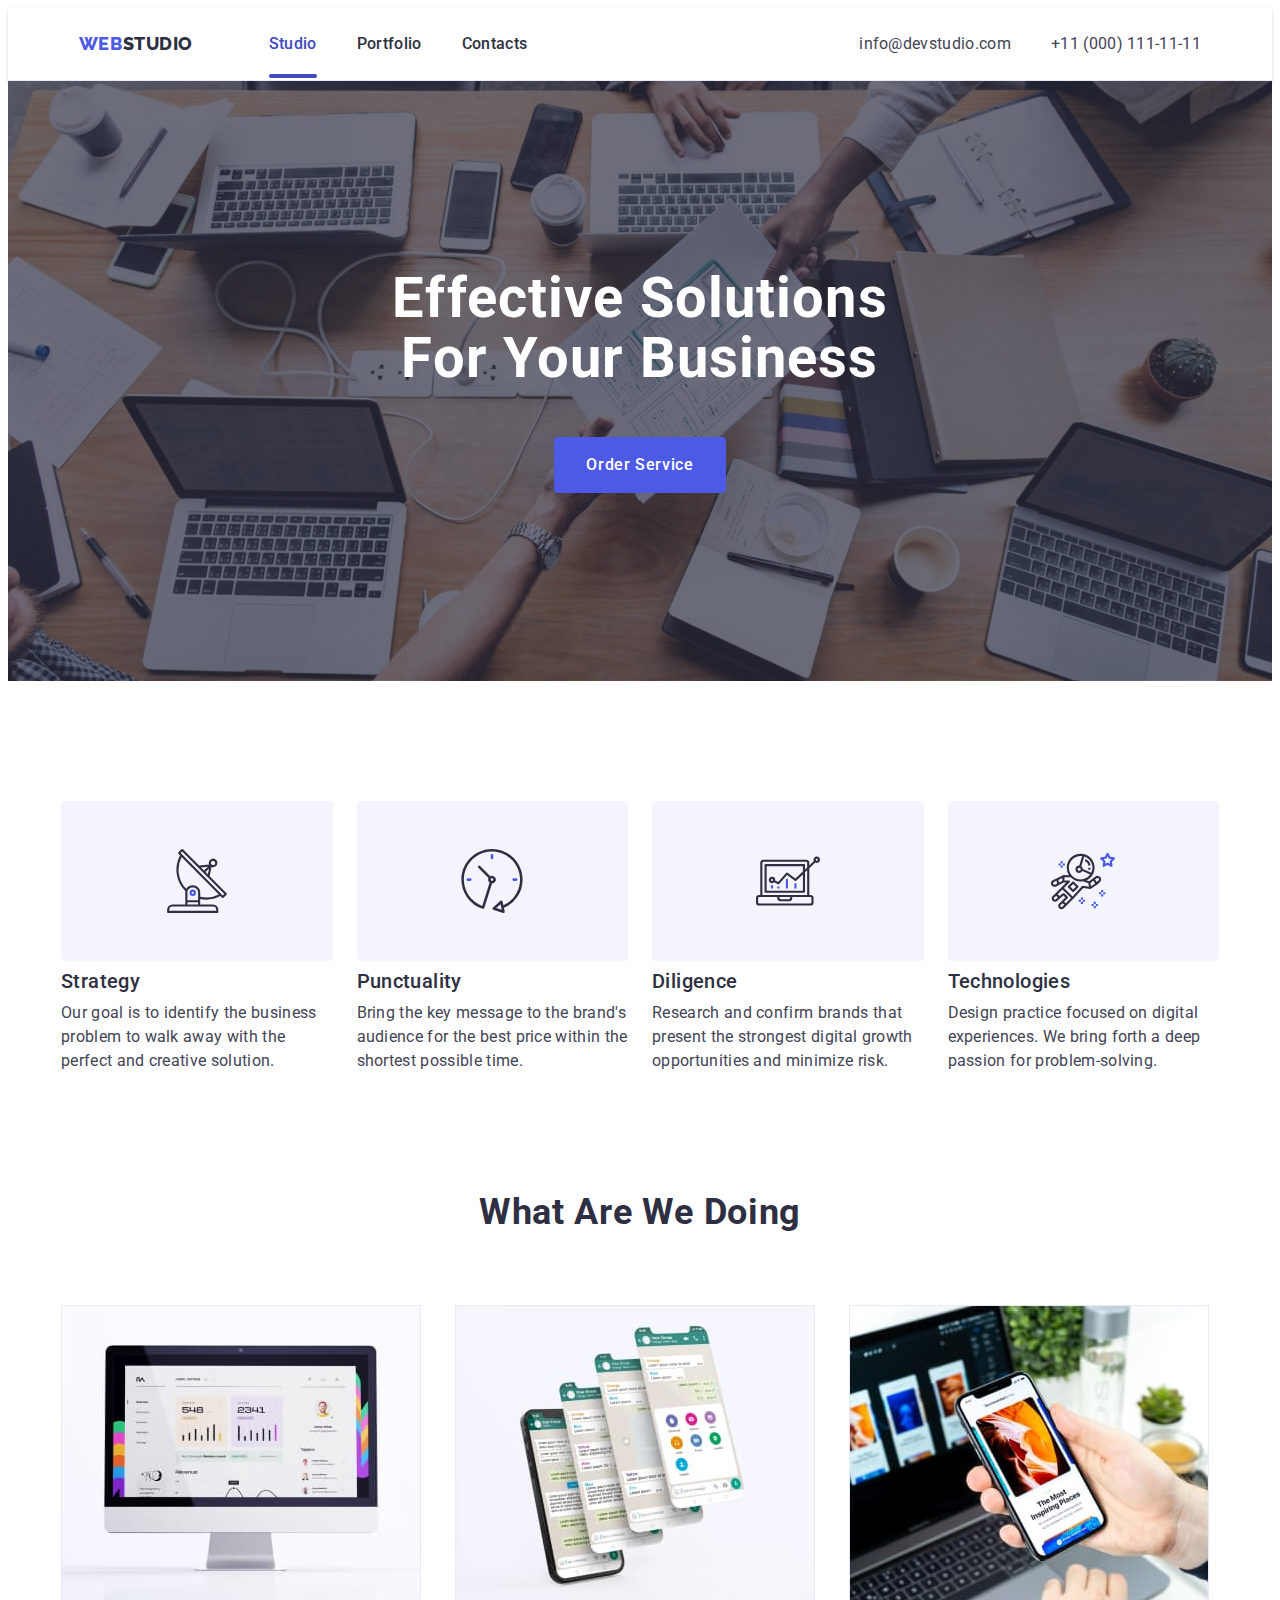
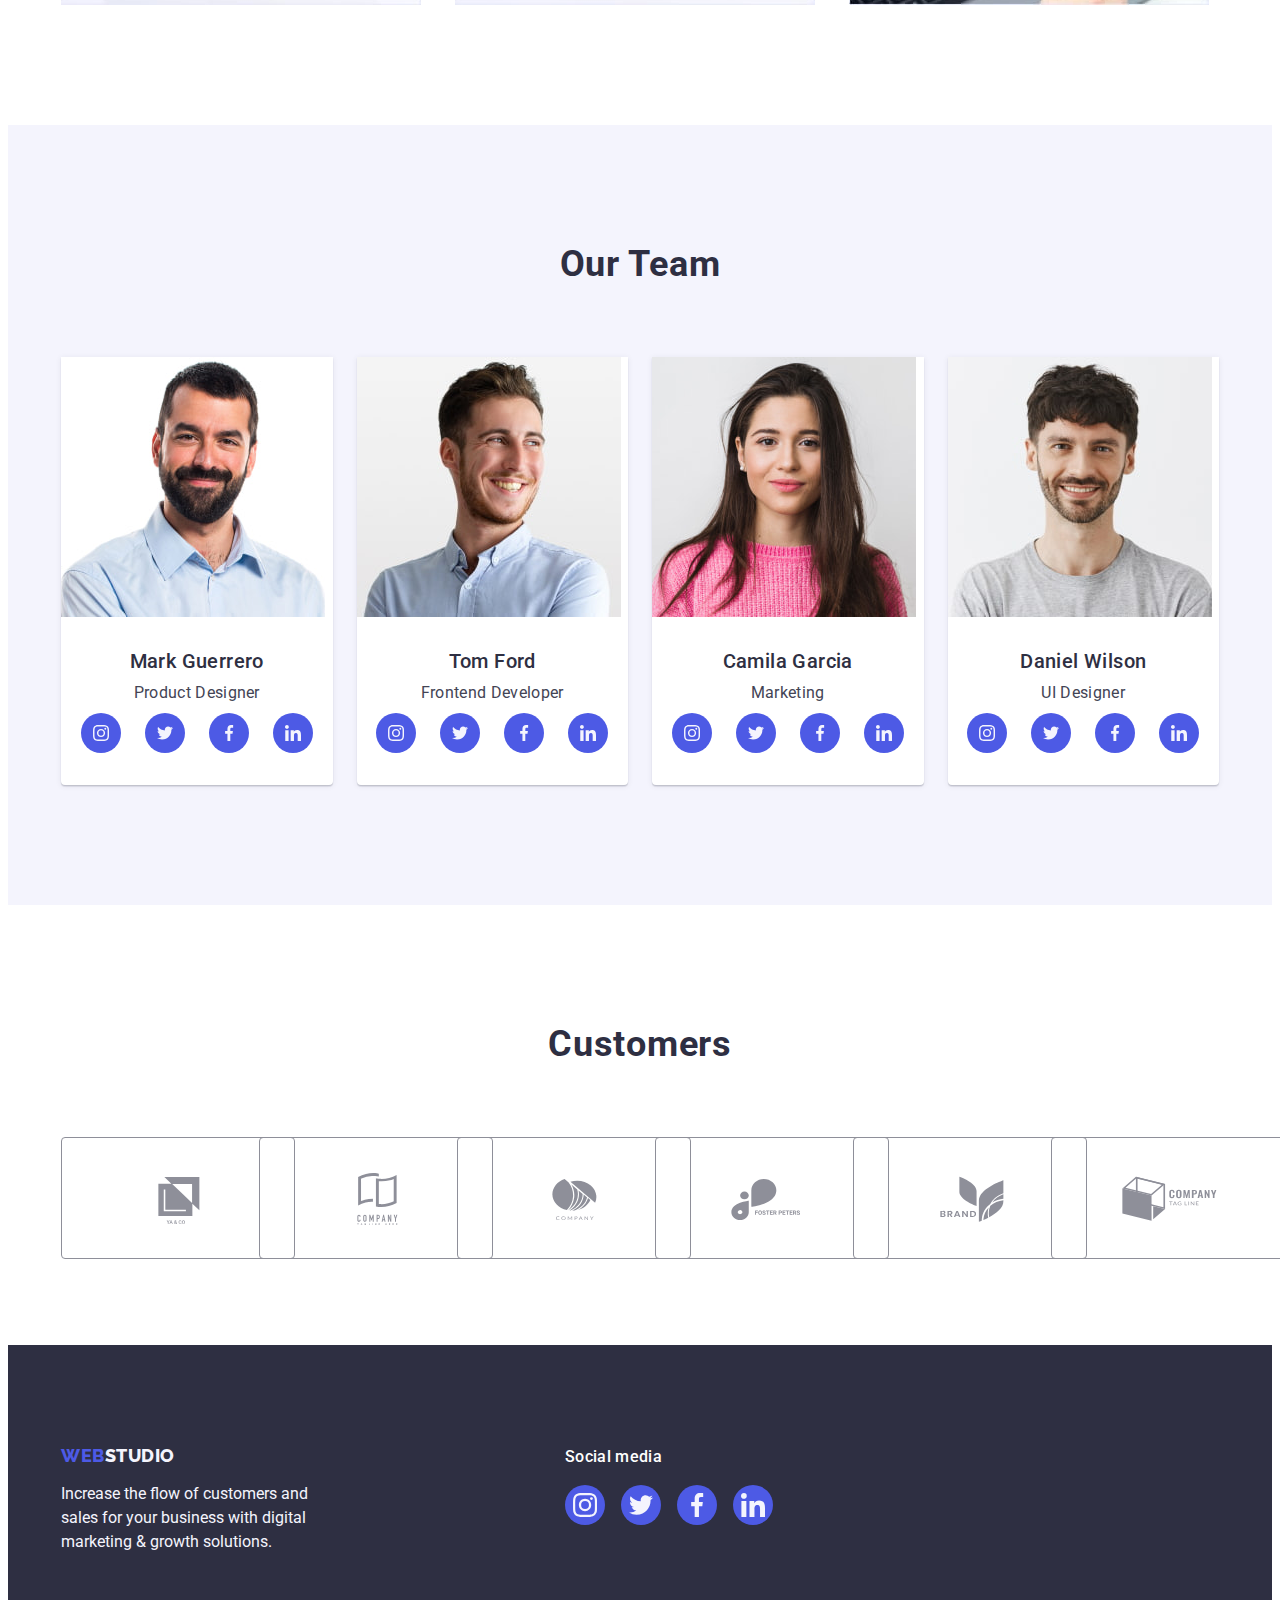
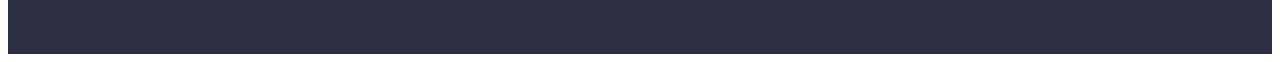
<file: index.html>
<!DOCTYPE html>
<html lang="en">
  <head>
    <meta charset="UTF-8" />
    <meta http-equiv="X-UA-Compatible" content="IE=edge" />
    <meta name="viewport" content="width=device-width, initial-scale=1.0" />
    <link rel="preconnect" href="https://fonts.googleapis.com" />
    <link rel="preconnect" href="https://fonts.gstatic.com" crossorigin />
    <link
      href="https://fonts.googleapis.com/css2?family=Raleway:wght@800&family=Roboto:wght@400;500;700&display=swap"
      rel="stylesheet"
    />
    <title>Web Studio</title>
    <link
      rel="stylesheet"
      href="https://cdnjs.cloudflare.com/ajax/libs/modern-normalize/2.0.0/modern-normalize.min.css"
      integrity="sha512-4xo8blKMVCiXpTaLzQSLSw3KFOVPWhm/TRtuPVc4WG6kUgjH6J03IBuG7JZPkcWMxJ5huwaBpOpnwYElP/m6wg=="
      crossorigin="anonymous"
      referrerpolicy="no-referrer"
    />
    <link rel="stylesheet" href="./css/styles.css" />
  </head>

  <body>
    <!-- HEADER -->
    <header class="page-head">
      <div class="container header-container">
        <nav class="header-nav">
          <a class="logo link" href="./index.html"
            >Web<span class="logo-part">Studio</span></a
          >
          <ul class="header-menu list">
            <li class="menu-items">
              <a class="nav-link link current" href="./index.html">Studio</a>
            </li>
            <li class="menu-items">
              <a class="nav-link link" href="./portfolio.html">Portfolio</a>
            </li>
            <li class="menu-items">
              <a class="nav-link link" href="">Contacts</a>
            </li>
          </ul>
        </nav>
        <address class="adress">
          <ul class="header-adress list">
            <li>
              <a class="address-link link" href="mailto:info@devstudio.com"
                >info@devstudio.com</a
              >
            </li>
            <li>
              <a class="address-link link" href="tel:+110001111111"
                >+11 (000) 111-11-11</a
              >
            </li>
          </ul>
        </address>
      </div>
    </header>
    <!-- main -->
    <main>
      <!-- section HERO -->
      <section class="hero">
        <div class="container hero-container">
          <h1 class="hero-title">Effective Solutions for Your Business</h1>
          <button class="hero-button button" type="button" data-modal-open>
            Order Service
          </button>
        </div>
      </section>

      <!-- section advantages  -->
      <section class="advantages">
        <div class="container">
          <h2 class="visually-hidden">Our advantages</h2>
          <ul class="advantages-list list">
            <li class="advantages-item">
              <div class="advantages-icon-block">
                <svg class="advantages-icon" width="64" height="64">
                  <use href="./images/icons.svg#icon-antena"></use>
                </svg>
              </div>
              <h3 class="advantages-title">Strategy</h3>
              <p class="advantages-post">
                Our goal is to identify the business problem to walk away with
                the perfect and creative solution.
              </p>
            </li>
            <li class="advantages-item">
              <div class="advantages-icon-block">
                <svg class="advantages-icon" width="64" height="64">
                  <use href="./images/icons.svg#icon-clock"></use>
                </svg>
              </div>

              <h3 class="advantages-title">Punctuality</h3>
              <p class="advantages-post">
                Bring the key message to the brand's audience for the best price
                within the shortest possible time.
              </p>
            </li>
            <li class="advantages-item">
              <div class="advantages-icon-block">
                <svg class="advantages-icon" width="64" height="64">
                  <use href="./images/icons.svg#icon-diagram"></use>
                </svg>
              </div>
              <h3 class="advantages-title">Diligence</h3>
              <p class="advantages-post">
                Research and confirm brands that present the strongest digital
                growth opportunities and minimize risk.
              </p>
            </li>
            <li class="advantages-item">
              <div class="advantages-icon-block">
                <svg class="advantages-icon" width="64" height="64">
                  <use href="./images/icons.svg#icon-astronaut"></use>
                </svg>
              </div>
              <h3 class="advantages-title">Technologies</h3>
              <p class="advantages-post">
                Design practice focused on digital experiences. We bring forth a
                deep passion for problem-solving.
              </p>
            </li>
          </ul>
        </div>
        <!-- hiden header -->
      </section>
      <!-- section What are we doing -->
      <section class="work">
        <div class="container">
          <h2 class="title">What are we doing</h2>
          <ul class="work-list list">
            <li class="our-work">
              <img
                src="./images/display.jpg"
                alt="image on display"
                width="360"
                height="300"
              />
            </li>
            <li class="our-work">
              <img
                src="./images/phone.jpg"
                alt="message on the display"
                width="360"
                height="300"
              />
            </li>
            <li class="our-work">
              <img
                src="./images/phone_in_hand.jpg"
                alt="adaptive"
                width="360"
                height="300"
              />
            </li>
          </ul>
        </div>
      </section>
      <!-- section team -->
      <section class="team">
        <div class="container">
          <h2 class="team-main-title title">Our Team</h2>
          <ul class="team-list list">
            <li class="team-member">
              <img
                class="member-photo"
                src="./images/mark_guerrero.jpg"
                alt="Mark`s portrait"
                width="264"
                height="260"
              />
              <div class="member">
                <h3 class="team-title">Mark Guerrero</h3>
                <p class="team-post">Product Designer</p>
                <ul class="team-soc list">
                  <li class="team-soc-item">
                    <a class="team-soc-link link" href="">
                      <svg class="team-soc-icon" width="16" height="16">
                        <use href="./images/icons.svg#icon-instagram"></use>
                      </svg>
                    </a>
                  </li>
                  <li class="team-soc-item">
                    <a class="team-soc-link link" href="">
                      <svg class="team-soc-icon" width="16" height="16">
                        <use href="./images/icons.svg#icon-twitter"></use>
                      </svg>
                    </a>
                  </li>
                  <li class="team-soc-item">
                    <a class="team-soc-link link" href="">
                      <svg class="team-soc-icon" width="16" height="16">
                        <use href="./images/icons.svg#icon-facebook"></use>
                      </svg>
                    </a>
                  </li>
                  <li class="team-soc-item">
                    <a class="team-soc-link link" href="">
                      <svg class="team-soc-icon" width="16" height="16">
                        <use href="./images/icons.svg#icon-linkedin"></use>
                      </svg>
                    </a>
                  </li>
                </ul>
              </div>
            </li>
            <li class="team-member">
              <img
                class="member-photo"
                src="./images/tom_ford.jpg"
                alt="Tom`s portrait"
                width="264"
                height="260"
              />
              <div class="member">
                <h3 class="team-title">Tom Ford</h3>
                <p class="team-post">Frontend Developer</p>
                <ul class="team-soc list">
                  <li class="team-soc-item">
                    <a class="team-soc-link link" href="">
                      <svg class="team-soc-icon" width="16" height="16">
                        <use href="./images/icons.svg#icon-instagram"></use>
                      </svg>
                    </a>
                  </li>
                  <li class="team-soc-item">
                    <a class="team-soc-link link" href="">
                      <svg class="team-soc-icon" width="16" height="16">
                        <use href="./images/icons.svg#icon-twitter"></use>
                      </svg>
                    </a>
                  </li>
                  <li class="team-soc-item">
                    <a class="team-soc-link link" href="">
                      <svg class="team-soc-icon" width="16" height="16">
                        <use href="./images/icons.svg#icon-facebook"></use>
                      </svg>
                    </a>
                  </li>
                  <li class="team-soc-item">
                    <a class="team-soc-link link" href="">
                      <svg class="team-soc-icon" width="16" height="16">
                        <use href="./images/icons.svg#icon-linkedin"></use>
                      </svg>
                    </a>
                  </li>
                </ul>
              </div>
            </li>
            <li class="team-member">
              <img
                class="member-photo"
                src="./images/camila_garcia.jpg"
                alt="Camila`s portrait"
                width="264"
                height="260"
              />
              <div class="member">
                <h3 class="team-title">Camila Garcia</h3>
                <p class="team-post">Marketing</p>
                <ul class="team-soc list">
                  <li class="team-soc-item">
                    <a class="team-soc-link link" href="">
                      <svg class="team-soc-icon" width="16" height="16">
                        <use href="./images/icons.svg#icon-instagram"></use>
                      </svg>
                    </a>
                  </li>
                  <li class="team-soc-item">
                    <a class="team-soc-link link" href="">
                      <svg class="team-soc-icon" width="16" height="16">
                        <use href="./images/icons.svg#icon-twitter"></use>
                      </svg>
                    </a>
                  </li>
                  <li class="team-soc-item">
                    <a class="team-soc-link link" href="">
                      <svg class="team-soc-icon" width="16" height="16">
                        <use href="./images/icons.svg#icon-facebook"></use>
                      </svg>
                    </a>
                  </li>
                  <li class="team-soc-item">
                    <a class="team-soc-link link" href="">
                      <svg class="team-soc-icon" width="16" height="16">
                        <use href="./images/icons.svg#icon-linkedin"></use>
                      </svg>
                    </a>
                  </li>
                </ul>
              </div>
            </li>
            <li class="team-member">
              <img
                class="member-photo"
                src="./images/daniel_wilson.jpg"
                alt="Daniel`s portrait"
                width="264"
                height="260"
              />
              <div class="member">
                <h3 class="team-title">Daniel Wilson</h3>
                <p class="team-post">UI Designer</p>
                <ul class="team-soc list">
                  <li class="team-soc-item">
                    <a class="team-soc-link link" href="">
                      <svg class="team-soc-icon" width="16" height="16">
                        <use href="./images/icons.svg#icon-instagram"></use>
                      </svg>
                    </a>
                  </li>
                  <li class="team-soc-item">
                    <a class="team-soc-link link" href="">
                      <svg class="team-soc-icon" width="16" height="16">
                        <use href="./images/icons.svg#icon-twitter"></use>
                      </svg>
                    </a>
                  </li>
                  <li class="team-soc-item">
                    <a class="team-soc-link link" href="">
                      <svg class="team-soc-icon" width="16" height="16">
                        <use href="./images/icons.svg#icon-facebook"></use>
                      </svg>
                    </a>
                  </li>
                  <li class="team-soc-item">
                    <a class="team-soc-link link" href="">
                      <svg class="team-soc-icon" width="16" height="16">
                        <use href="./images/icons.svg#icon-linkedin"></use>
                      </svg>
                    </a>
                  </li>
                </ul>
              </div>
            </li>
          </ul>
        </div>
      </section>
      <section class="customers">
        <div class="container">
          <h2 class="customers-title title">Customers</h2>
          <ul class="customers-list list">
            <li class="customers-item">
              <a class="customers-link link" href="">
                <svg class="customers-logo" width="104" height="56">
                  <use href="./images/icons.svg#icon-yaco"></use>
                </svg>
              </a>
            </li>
            <li class="customers-item">
              <a class="customers-link link" href="">
                <svg class="customers-logo" width="104" height="56">
                  <use href="./images/icons.svg#icon-window"></use>
                </svg>
              </a>
            </li>
            <li class="customers-item">
              <a class="customers-link link" href="">
                <svg class="customers-logo" width="104" height="56">
                  <use href="./images/icons.svg#icon-company"></use>
                </svg>
              </a>
            </li>
            <li class="customers-item">
              <a class="customers-link link" href="">
                <svg class="customers-logo" width="104" height="56">
                  <use href="./images/icons.svg#icon-foster"></use>
                </svg>
              </a>
            </li>
            <li class="customers-item">
              <a class="customers-link link" href="">
                <svg class="customers-logo" width="104" height="56">
                  <use href="./images/icons.svg#icon-brand"></use>
                </svg>
              </a>
            </li>
            <li class="customers-item">
              <a class="customers-link link" href="" >
                <svg class="customers-logo" width="104" height="56">
                  <use href="./images/icons.svg#icon-tagline"></use>
                </svg>
              </a>
            </li>
          </ul>
        </div>
      </section>
    </main>
    <footer class="footer">
      <div class="container footer-container">
    
        <div class="footer-part">
          <a class="logo link footer-logo" href="./index.html">Web<span class="footer-logo-part">Studio</span></a>
          <p class="footer-about">
            Increase the flow of customers and sales for your business with
            digital marketing & growth solutions.
          </p>
        </div>
    
    
        <div class="footer-soc-container">
          <p class="footer-soc-title">Social media</p>
          <ul class="footer-soc-list list">
            <li class="footer-soc-item">
              <a class="footer-soc-link" href="">
                <svg class="footer-soc-icon" width="24" height="24">
                  <use href="./images/icons.svg#icon-instagram"></use>
                </svg>
              </a>
            </li>
            <li class="footer-soc-item">
              <a class="footer-soc-link" href="">
                <svg class="footer-soc-icon" width="24" height="24">
                  <use href="./images/icons.svg#icon-twitter"></use>
                </svg>
              </a>
            </li>
            <li class="footer-soc-item">
              <a class="footer-soc-link" href="">
                <svg class="footer-soc-icon" width="24" height="24">
                  <use href="./images/icons.svg#icon-facebook"></use>
                </svg>
              </a>
            </li>
            <li class="footer-soc-item">
              <a class="footer-soc-link" href="">
                <svg class="footer-soc-icon" width="24" height="24">
                  <use href="./images/icons.svg#icon-linkedin"></use>
                </svg>
              </a>
            </li>
          </ul>
        </div>
    
      </div>
    </footer>
    <div class="backdrop is-hidden"  data-modal>
      <div class="modal">
        <button type="button" class="modal-btn" data-modal-close>
          <svg class="modal-icon-close" width="8" height="8">
            <use href="./images/icons.svg#icon-close"></use>
          </svg>
        </button>
      </div>
    </div>
    <script src="./js/modal.js"></script>
  </body>
</html>
</file>
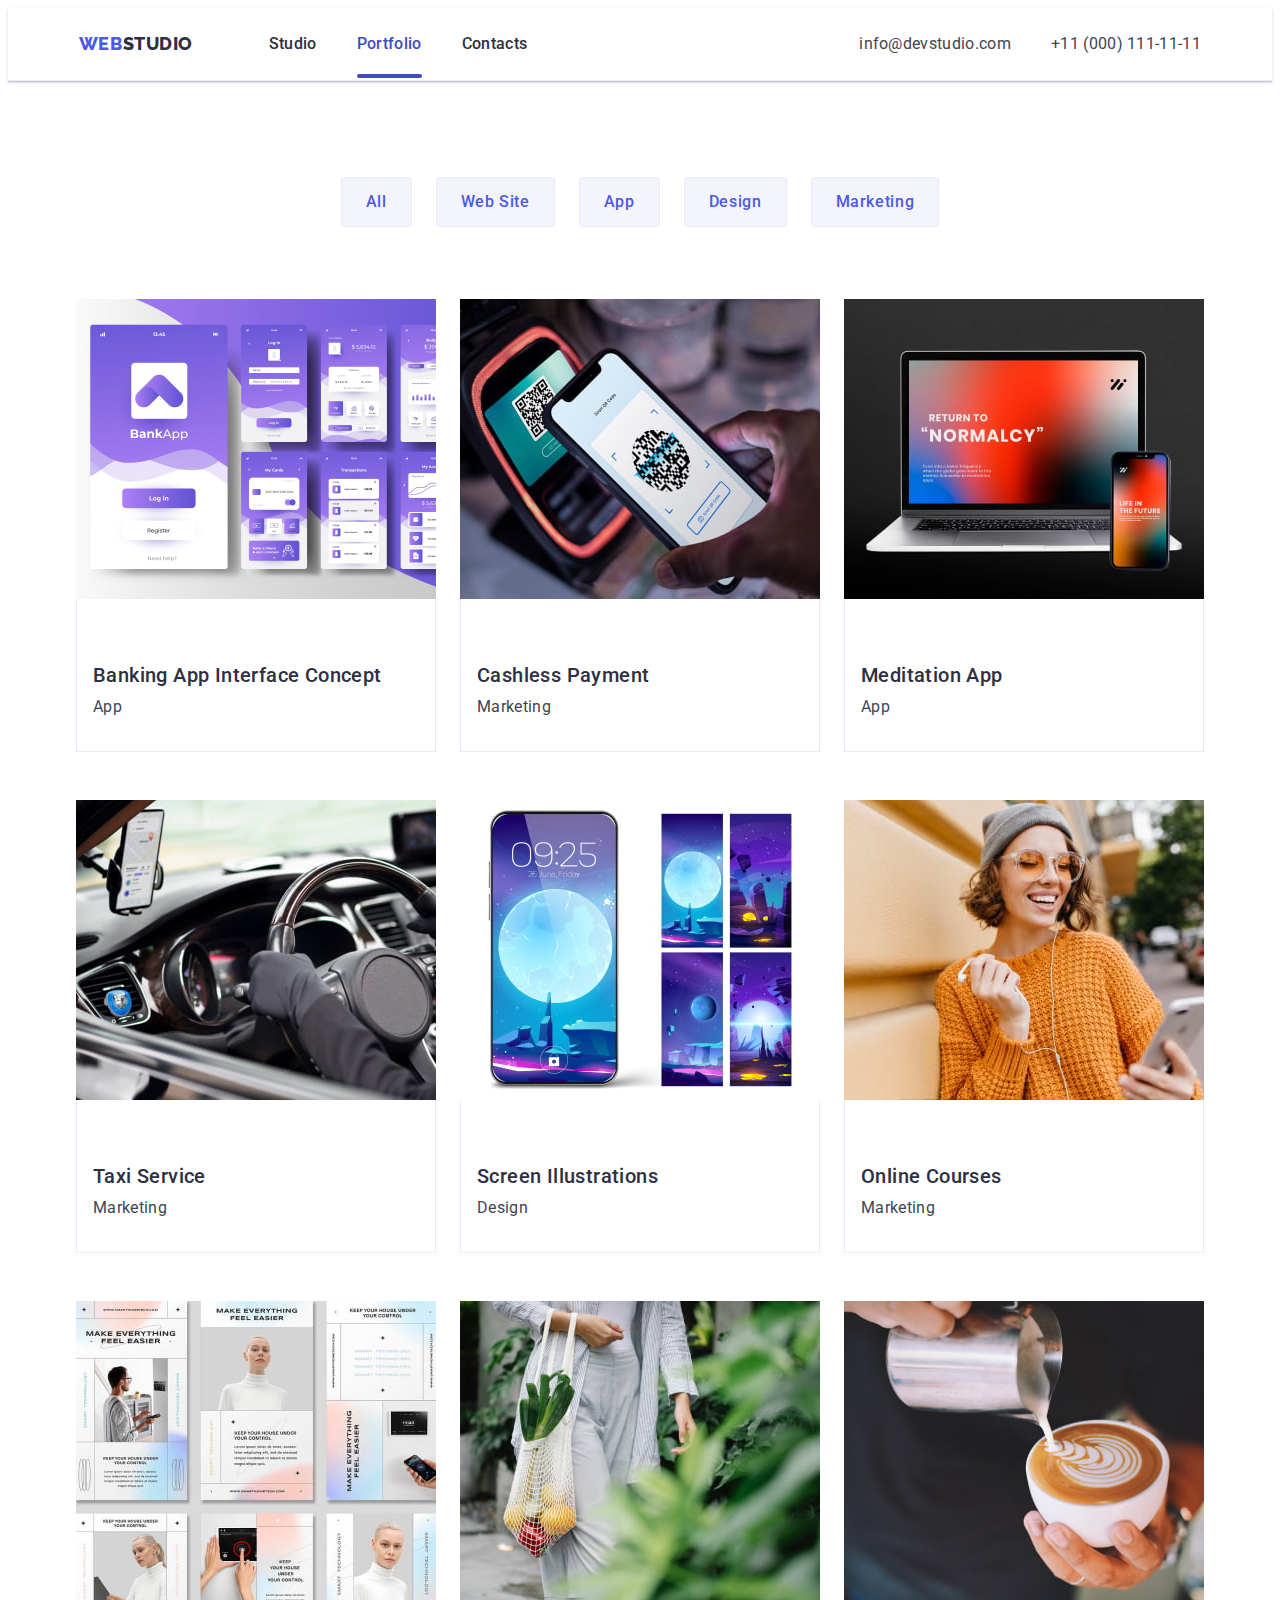
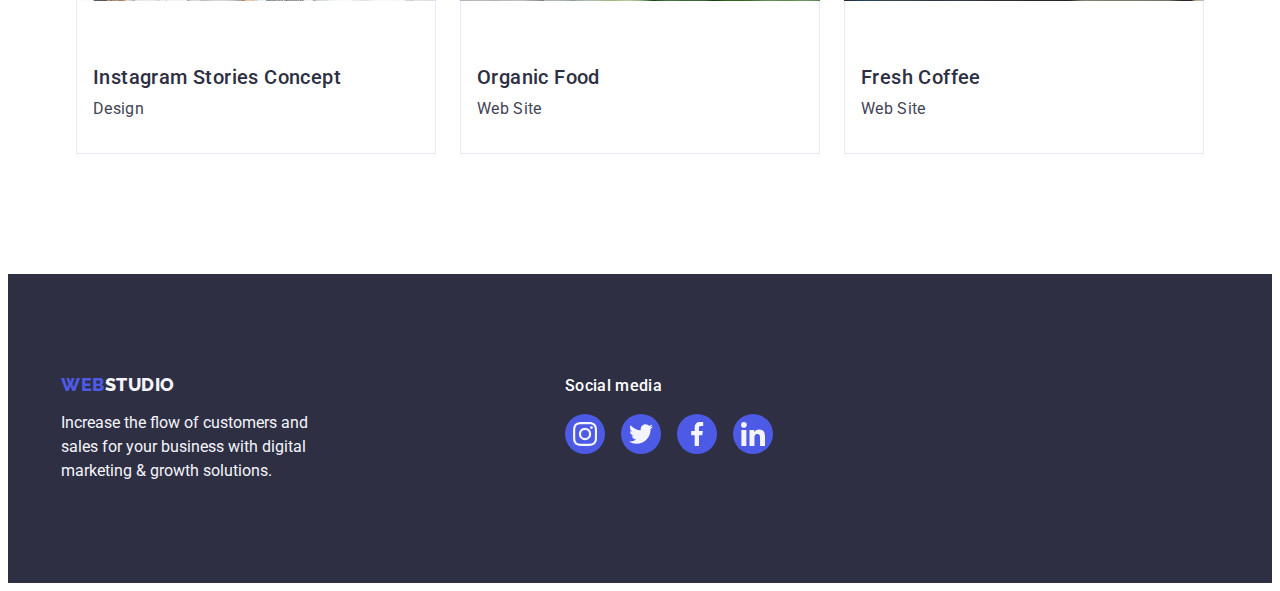
<file: portfolio.html>
<!DOCTYPE html>
<html lang="en">
  <head>
    <meta charset="UTF-8" />
    <meta http-equiv="X-UA-Compatible" content="IE=edge" />
    <meta name="viewport" content="width=device-width, initial-scale=1.0" />
    <link rel="preconnect" href="https://fonts.googleapis.com" />
    <link rel="preconnect" href="https://fonts.gstatic.com" crossorigin />
    <link
      href="https://fonts.googleapis.com/css2?family=Raleway:wght@800&family=Roboto:wght@400;500;700&display=swap"
      rel="stylesheet"
    />
    <title>Web Studio</title>
    <link
      rel="stylesheet"
      href="https://cdnjs.cloudflare.com/ajax/libs/modern-normalize/2.0.0/modern-normalize.min.css"
      integrity="sha512-4xo8blKMVCiXpTaLzQSLSw3KFOVPWhm/TRtuPVc4WG6kUgjH6J03IBuG7JZPkcWMxJ5huwaBpOpnwYElP/m6wg=="
      crossorigin="anonymous"
      referrerpolicy="no-referrer"
    />
    <link rel="stylesheet" href="./css/styles.css" />
  </head>

  <body>
    <!-- HEADER -->
    <header class="page-head">
      <div class="container header-container">
        <nav class="header-nav">
          <a class="logo link" href="./index.html"
            >Web<span class="logo-part">Studio</span></a
          >
          <ul class="header-menu list">
            <li class="menu-items">
              <a class="nav-link link" href="./index.html">Studio</a>
            </li>
            <li class="menu-items">
              <a class="nav-link link current" href="./portfolio.html">Portfolio</a>
            </li>
            <li class="menu-items">
              <a class="nav-link link" href="">Contacts</a>
            </li>
          </ul>
        </nav>
        <address class="adress">
          <ul class="header-adress list">
            <li>
              <a class="address-link link" href="mailto:info@devstudio.com"
                >info@devstudio.com</a
              >
            </li>
            <li>
              <a class="address-link link" href="tel:+110001111111"
                >+11 (000) 111-11-11</a
              >
            </li>
          </ul>
        </address>
      </div>
    </header>
    <main>
      <!-- section filter -->
      <section class="portfolio">
        <div class="container">
          <h1 class="visually-hidden">Portfolio</h1>
          <!-- filter -->
          <ul class="filter-list list">
            <li class="filter-item">
              <button class="filter-button button" type="button">All</button>
            </li>
            <li class="filter-item">
              <button class="filter-button button" type="button">
                Web Site
              </button>
            </li>
            <li>
              <button class="filter-button button" type="button">App</button>
            </li>
            <li class="filter-item">
              <button class="filter-button button" type="button">Design</button>
            </li>
            <li class="filter-item">
              <button class="filter-button button" type="button">
                Marketing
              </button>
            </li>
          </ul>

          <!-- portfolio variants -->

          <ul class="portfolio-list list">
            <li class="portfolio-variant">
              <a class="portfolio-link link" href=""
                ><div class="portfolio-image">
                  <img src="./images/bank_app.jpg" alt="bank application" width="360" height="300" />
                  
                    <p class="overlay">
                      14 Stylish and User-Friendly App Design Concepts · Task
                      Manager App · Calorie Tracker App · Exotic Fruit Ecommerce
                      App · Cloud Storage App
                    </p>
                  
                </div>
                <div class="portfolio-container">
                  <h2 class="portfolio-title">Banking App Interface Concept</h2>
                  <p class="portfolio-description">App</p>
                </div>
              </a>
            </li>
            <li class="portfolio-variant">
              <a class="portfolio-link link" href="">
                <div class="portfolio-image">
                  <img
                    src="./images/payment.jpg"
                    alt="Payment with qr code"
                    width="360"
                    height="300"
                  />
                  
                    <p class="overlay">
                      14 Stylish and User-Friendly App Design Concepts · Task
                      Manager App · Calorie Tracker App · Exotic Fruit Ecommerce
                      App · Cloud Storage App
                    </p>
                  
                </div>
                <div class="portfolio-container">
                  <h2 class="portfolio-title">Cashless Payment</h2>
                  <p class="portfolio-description">Marketing</p>
                </div>
              </a>
            </li>
            <li class="portfolio-variant">
              <a class="portfolio-link link" href=""
                ><div class="portfolio-image">
                  <img src="./images/meditation_app.jpg" alt="meditation app" width="360" height="300" />
                  
                    <p class="overlay">
                      14 Stylish and User-Friendly App Design Concepts · Task
                      Manager App · Calorie Tracker App · Exotic Fruit Ecommerce
                      App · Cloud Storage App
                    </p>
                  
                </div>
                <div class="portfolio-container">
                  <h2 class="portfolio-title">Meditation App</h2>
                  <p class="portfolio-description">App</p>
                </div>
              </a>
            </li>
            <li class="portfolio-variant">
              <a class="portfolio-link link" href=""
                ><div class="portfolio-image">
                  <img src="./images/taxi_service.jpg" alt="car photo" width="360" height="300" />
                  
                    <p class="overlay">
                      14 Stylish and User-Friendly App Design Concepts · Task
                      Manager App · Calorie Tracker App · Exotic Fruit Ecommerce
                      App · Cloud Storage App
                    </p>
                  
                </div>
                <div class="portfolio-container">
                  <h2 class="portfolio-title">Taxi Service</h2>
                  <p class="portfolio-description">Marketing</p>
                </div>
              </a>
            </li>
            <li class="portfolio-variant">
              <a class="portfolio-link link" href=""
                ><div class="portfolio-image">
                  <img src="./images/screen_illustrations.jpg" alt="image on screen" width="360" height="300" />
                  
                    <p class="overlay">
                      14 Stylish and User-Friendly App Design Concepts · Task
                      Manager App · Calorie Tracker App · Exotic Fruit Ecommerce
                      App · Cloud Storage App
                    </p>
                  
                </div>
                <div class="portfolio-container">
                  <h2 class="portfolio-title">Screen Illustrations</h2>
                  <p class="portfolio-description">Design</p>
                </div>
              </a>
            </li>
            <li class="portfolio-variant">
              <a class="portfolio-link link" href=""
                ><div class="portfolio-image">
                  <img src="./images/online_courses.jpg" alt="girl listen audio" width="360" height="300" />
                  
                    <p class="overlay">
                      14 Stylish and User-Friendly App Design Concepts · Task
                      Manager App · Calorie Tracker App · Exotic Fruit Ecommerce
                      App · Cloud Storage App
                    </p>
                  
                </div>
                <div class="portfolio-container">
                  <h2 class="portfolio-title">Online Courses</h2>
                  <p class="portfolio-description">Marketing</p>
                </div>
              </a>
            </li>
            <li class="portfolio-variant">
              <a class="portfolio-link link" href=""
                ><div class="portfolio-image">
                  <img src="./images/instagram_stories.jpg" alt="Instagram stories" width="360" height="300" />
                  
                    <p class="overlay">
                      14 Stylish and User-Friendly App Design Concepts · Task
                      Manager App · Calorie Tracker App · Exotic Fruit Ecommerce
                      App · Cloud Storage App
                    </p>
                  
                </div>
                <div class="portfolio-container">
                  <h2 class="portfolio-title">Instagram Stories Concept</h2>
                  <p class="portfolio-description">Design</p>
                </div>
              </a>
            </li>
            <li class="portfolio-variant">
              <a class="portfolio-link link" href=""
                ><div class="portfolio-image">
                  <img src="./images/organic_food.jpg" alt="Fruit in bag" width="360" height="300" />
                  
                    <p class="overlay">
                      14 Stylish and User-Friendly App Design Concepts · Task
                      Manager App · Calorie Tracker App · Exotic Fruit Ecommerce
                      App · Cloud Storage App
                    </p>
                  
                </div>
                <div class="portfolio-container">
                  <h2 class="portfolio-title">Organic Food</h2>
                  <p class="portfolio-description">Web Site</p>
                </div>
              </a>
            </li>
            <li class="portfolio-variant">
              <a class="portfolio-link link" href=""
                ><div class="portfolio-image">
                  <img src="./images/fresh_coffee.jpg" alt="Cup of coffe" width="360" height="300" />
                  
                    <p class="overlay">
                      14 Stylish and User-Friendly App Design Concepts · Task
                      Manager App · Calorie Tracker App · Exotic Fruit Ecommerce
                      App · Cloud Storage App
                    </p>
                  
                </div>
                <div class="portfolio-container">
                  <h2 class="portfolio-title">Fresh Coffee</h2>
                  <p class="portfolio-description">Web Site</p>
                </div>
              </a>
            </li>
          </ul>
        </div>
      </section>
    </main>
    <footer class="footer">
      <div class="container footer-container">
        
          <div class="footer-part">
            <a class="logo link footer-logo" href="./index.html">Web<span class="footer-logo-part">Studio</span></a>
            <p class="footer-about">
              Increase the flow of customers and sales for your business with
              digital marketing & growth solutions.
            </p>
          </div>
    
    
          <div class="footer-soc-container">
            <p class="footer-soc-title">Social media</p>
            <ul class="footer-soc-list list">
              <li class="footer-soc-item">
                <a class="footer-soc-link" href="">
                  <svg class="footer-soc-icon" width="24" height="24">
                    <use href="./images/icons.svg#icon-instagram"></use>
                  </svg>
                </a>
              </li>
              <li class="footer-soc-item">
                <a class="footer-soc-link" href="">
                  <svg class="footer-soc-icon" width="24" height="24">
                    <use href="./images/icons.svg#icon-twitter"></use>
                  </svg>
                </a>
              </li>
              <li class="footer-soc-item">
                <a class="footer-soc-link" href="">
                  <svg class="footer-soc-icon" width="24" height="24">
                    <use href="./images/icons.svg#icon-facebook"></use>
                  </svg>
                </a>
              </li>
              <li class="footer-soc-item">
                <a class="footer-soc-link" href="">
                  <svg class="footer-soc-icon" width="24" height="24">
                    <use href="./images/icons.svg#icon-linkedin"></use>
                  </svg>
                </a>
              </li>
            </ul>
          </div>
        
      </div>
    </footer>
  </body>
</html>
</file>
<file: css/styles.css>
:root {
  --primary-brand: #4d5ae5;
  --active-blue: #404bbf;
  --main-dark: #2e2f42;
  --light-dark: #434455;
  --white: #ffffff;
  --white-cloud: #f4f4fd;
  --for-border: #e7e9fc;
  --icon-fill: #8e8f99;
}

body {
  font-family: 'Roboto', sans-serif;
  color: var(--light-dark);
  background-color: var(--white);
}

.visually-hidden {
  position: absolute;
  width: 1px;
  height: 1px;
  margin: -1px;
  border: 0;
  padding: 0;

  white-space: nowrap;
  clip-path: inset(100%);
  clip: rect(0 0 0 0);
  overflow: hidden;
}

p,
h1,
h2,
h3,
h4,
h5,
h6 {
  margin-top: 0;
  margin-bottom: 0;
}

img {
  display: block;
}

.list {
  list-style: none;
  margin-top: 0;
  margin-bottom: 0;
  padding-left: 0;
}

.link {
  text-decoration: none;
}

.container {
  max-width: 1158px;
  margin: 0 auto;
  padding: 0 15px;
  /* outline: 1px solid red; */
}
.menu-items .current {
  position: relative;
  color: var(--active-blue);
}
.current::after {
  content: '';
  position: absolute;
  left: 0;
  bottom: -1px;
  width: 100%;
  height: 4px;
  border-radius: 2px;
  background-color: var(--active-blue);
}
/* header-nav */
.page-head {
  max-width: 1440px;
  margin: 0 auto;
  border-bottom: 1px solid #e7e9fc;
  box-shadow: 0px 2px 1px rgba(46, 47, 66, 0.08),
    0px 1px 1px rgba(46, 47, 66, 0.16), 0px 1px 6px rgba(46, 47, 66, 0.08);
}

.logo {
  text-transform: uppercase;
  font-family: 'Raleway', sans-serif;
  font-weight: 800;
  font-size: 18px;
  line-height: 1.17;
  letter-spacing: 0.03em;
  color: var(--primary-brand);
  margin-right: 76px;
}

.logo-part {
  color: var(--main-dark);
}

.header-nav {
  display: flex;
  align-items: center;
}

.header-container {
  display: flex;
  justify-content: center;
}

.header-menu {
  display: flex;
  gap: 40px;
  margin-right: 332px;
  padding: 24px 0;
}

.nav-link {
  color: var(--main-dark);
  font-weight: 500;
  font-size: 16px;
  line-height: 1.5;
  letter-spacing: 0.02em;
  padding: 24px 0;
  transition: color 250ms cubic-bezier(0.4, 0, 0.2, 1);
}

.nav-link:hover,
.nav-link:focus {
  color: var(--active-blue);
}

.adress {
  font-style: normal;
}

.header-adress {
  display: flex;
  gap: 40px;
  padding: 24px 0;
}

.address-link {
  color: var(--light-dark);
  font-size: 16px;
  line-height: 1.5;
  letter-spacing: 0.02em;
  transition: color 250ms cubic-bezier(0.4, 0, 0.2, 1);
}

.address-link:hover,
.address-link:focus {
  color: var(--active-blue);
}

/* ------------------------------hero--------------------------------- */
.hero {
  padding-top: 188px;
  padding-bottom: 188px;
  max-width: 1440px;
  background-image: linear-gradient(
      rgba(46, 47, 66, 0.7),
      rgba(46, 47, 66, 0.7)
    ),
    url(../images/bgimage.jpg);
  background-repeat: no-repeat;
  background-position: center;
  background-size: cover;
  margin: 0 auto;
}

.hero-title {
  text-align: center;
  color: var(--white);
  text-transform: capitalize;
  font-size: 56px;
  line-height: 1.07;
  letter-spacing: 0.02em;
  max-width: 496px;
  margin-right: auto;
  margin-left: auto;
  margin-bottom: 48px;
}

.button {
  cursor: pointer;
}

.hero-button {
  font-family: 'Roboto', sans-serif;
  color: var(--white);
  text-transform: capitalize;
  font-weight: 500;
  font-size: 16px;
  line-height: 1.5;
  letter-spacing: 0.04em;
  background-color: var(--primary-brand);
  display: block;
  margin: 0 auto;
  padding: 16px 32px;
  border: none;
  border-radius: 4px;
  min-width: 169px;
  transition: background-color 250ms cubic-bezier(0.4, 0, 0.2, 1);
}

.hero-button:hover,
.hero-button:focus {
  background-color: var(--active-blue);
}

/* section advantages */
.advantages {
  padding-top: 120px;
  padding-bottom: 120px;
}

.advantages-list {
  display: flex;
  gap: 24px;
  justify-content: center;
}

.advantages-item {
  width: calc((100% - 72px) / 4);
}
.advantages-icon-block {
  display: flex;
  justify-content: center;
  align-items: center;
  height: 112px;
  padding: 24px 100px;
  background-color: #f4f4fd;
  border-radius: 4px;
  margin-bottom: 8px;
}
.advantages-title {
  color: var(--main-dark);
  font-weight: 500;
  font-size: 20px;
  line-height: 1.2;
  letter-spacing: 0.02em;
  margin-bottom: 8px;
}

.advantages-post {
  font-size: 16px;
  line-height: 1.5;
  letter-spacing: 0.02em;
}

/* section What are we doing */
.work {
  padding-bottom: 120px;
}
/* --------------------MAIN TITLE----------------- */
.title {
  color: var(--main-dark);
  font-size: 36px;
  line-height: 1.11;
  text-transform: capitalize;
  text-align: center;
  letter-spacing: 0.02em;
  margin-bottom: 72px;
}

.work-list {
  display: flex;
  gap: 24px;
  justify-content: center;
}
.our-work {
  width: calc((100% - 48px) / 3);
}

/* -----------------------section team ------------------------*/
.team {
  background-color: var(--white-cloud);
  padding-top: 120px;
  padding-bottom: 120px;
}
.team-main-title {
  margin-bottom: 72px;
}

.team-list {
  display: flex;
  justify-content: center;
  gap: 24px;
}

.team-member {
  background-color: var(--white);
  box-shadow: 0px 1px 6px rgba(46, 47, 66, 0.08),
    0px 1px 1px rgba(46, 47, 66, 0.16), 0px 2px 1px rgba(46, 47, 66, 0.08);
  border-radius: 0px 0px 4px 4px;
  width: calc((100% - 72px) / 4);
}

.member {
  width: 232px;
  margin-right: auto;
  margin-left: auto;
  padding: 32px 0;
}

.team-title {
  color: var(--main-dark);
  font-weight: 500;
  font-size: 20px;
  line-height: 1.2;
  text-transform: capitalize;
  letter-spacing: 0.02em;
  text-align: center;
  margin-bottom: 8px;
}

.team-post {
  font-size: 16px;
  line-height: 1.5;
  letter-spacing: 0.02em;
  text-align: center;
  margin-bottom: 8px;
}
.team-soc {
  display: flex;
  justify-content: center;
  gap: 24px;
}
.team-soc-item {
  width: 40px;
  height: 40px;
}
.team-soc-link {
  display: flex;
  align-items: center;
  justify-content: center;
  width: 100%;
  height: 100%;
  border-radius: 50%;
  background-color: var(--primary-brand);
  transition: background-color 250ms cubic-bezier(0.4, 0, 0.2, 1);
  cursor: pointer;
}
.team-soc-link:hover,
.team-soc-link:focus {
  background-color: var(--active-blue);
}
.team-soc-icon {
  display: block;
  width: 16px;
  height: 16px;
  fill: var(--white-cloud);
}

/*-------------------------------- customers------------------------ */
.customers {
  padding-top: 120px;
  padding-bottom: 120px;
}

.customers-list {
  display: flex;
  justify-content: space-between;
  gap: 24px;
}

.customers-item {
  width: 168px;
  height: 88px;
}
.customers-link {
  display: flex;
  justify-content: center;
  align-items: center;
  color: var(--icon-fill);
  width: 100%;
  height: 100%;
  border: 1px solid #8e8f99;
  border-radius: 4px;
  padding: 16px 32px;
  width: 100%;
  height: 100%;
  transition: border-color 250ms cubic-bezier(0.4, 0, 0.2, 1),
    color 250ms cubic-bezier(0.4, 0, 0.2, 1);
}
.customers-link:hover,
.customers-link:focus {
  border-color: var(--active-blue);
  color: var(--active-blue);
}

.customers-logo {
  height: 56px;
  width: 104px;
  fill: currentColor;
}

/* footer */
.footer {
  background-color: var(--main-dark);
  padding-top: 100px;
  padding-bottom: 100px;
}
.footer-container {
  display: flex;
  align-items: baseline;
  gap: 120px;
}
.footer-part {
  margin-right: 120px;
}
.footer-logo {
  display: inline-block;
  margin-bottom: 16px;
}
.footer-logo-part {
  color: var(--white-cloud);
}

.footer-about {
  color: var(--white-cloud);
  font-size: 16px;
  line-height: 1.5;
  max-width: 264px;
}
.footer-soc-container {
  width: 208px;
}

.footer-soc-title {
  font-weight: 500;
  font-size: 16px;
  line-height: 1.5;
  letter-spacing: 0.02em;
  color: var(--white);
  margin-bottom: 16px;
}

.footer-soc-list {
  display: flex;
  gap: 16px;
  justify-content: space-between;
}
.footer-soc-item {
  width: 40px;
  height: 40px;
}

.footer-soc-link {
  display: flex;
  justify-content: center;
  align-items: center;
  width: 100%;
  height: 100%;
  background-color: var(--primary-brand);
  border-radius: 50%;
  transition: background-color 250ms cubic-bezier(0.4, 0, 0.2, 1);
}

.footer-soc-icon {
  fill: var(--white-cloud);
}
.footer-soc-link:hover,
.footer-soc-link:focus {
  background-color: #31d0aa;
}

/* PORTFOLIO */
.portfolio {
  padding-top: 96px;
  padding-bottom: 120px;
}

.filter-button {
  font-family: 'Roboto', sans-serif;
  color: var(--primary-brand);
  background-color: var(--white-cloud);
  font-weight: 500;
  font-size: 16px;
  line-height: 1.5;
  letter-spacing: 0.04em;
  cursor: pointer;
  padding: 12px 24px;
  border: 1px solid #e7e9fc;
  border-radius: 4px;
  transition: color 250ms cubic-bezier(0.4, 0, 0.2, 1),
    background-color 250ms cubic-bezier(0.4, 0, 0.2, 1),
    border-color 250ms cubic-bezier(0.4, 0, 0.2, 1),
    box-shadow 250ms cubic-bezier(0.4, 0, 0.2, 1);
}

.filter-item {
  max-width: calc((100% - 120px) / 5);
}

.filter-list {
  display: flex;
  gap: 24px;
  justify-content: center;
  margin-bottom: 72px;
}

.filter-button:hover,
.filter-button:focus {
  background-color: var(--active-blue);
  color: var(--white);
  border: 1px solid transparent;
  box-shadow: 0px 3px 1px rgba(0, 0, 0, 0.1), 0px 2px 1px rgba(0, 0, 0, 0.08),
    0px 2px 2px rgba(0, 0, 0, 0.12);
}

.portfolio-title {
  color: var(--main-dark);
  font-weight: 500;
  font-size: 20px;
  line-height: 1.2;
  text-transform: capitalize;
  letter-spacing: 0.02em;
  margin-bottom: 8px;
  margin-top: 32px;
}

.portfolio-description {
  color: var(--light-dark);
  font-size: 16px;
  line-height: 1.5;
  letter-spacing: 0.02em;
}

.portfolio-list {
  display: flex;
  flex-wrap: wrap;
  justify-content: center;
  column-gap: 24px;
  row-gap: 48px;
}

.portfolio-variant {
  max-width: calc((100% - 48px) / 3);
  background-color: var(--white);
}
.portfolio-link {
  display: block;
  transition: box-shadow 250ms cubic-bezier(0.4, 0, 0.2, 1);
}
.portfolio-container {
  padding: 32px 16px;
  border: 1px solid #e7e9fc;
  border-top: none;
  transition: border 250ms cubic-bezier(0.4, 0, 0.2, 1),
    box-shadow 250ms cubic-bezier(0.4, 0, 0.2, 1);
}

.portfolio-link:hover,
.portfolio-link:focus {
  border: 1px solid #f4f4fd;
  border-top: none;
  box-shadow: 0px 1px 6px rgba(46, 47, 66, 0.08),
    0px 1px 1px rgba(46, 47, 66, 0.16), 0px 2px 1px rgba(46, 47, 66, 0.08);
}
/* -----------------------OVERLAY-------------------- */
.portfolio-image {
  position: relative;
  overflow: hidden;
}
.overlay {
  font-size: 16px;
  line-height: 1.5;
  letter-spacing: 0.02em;
  color: var(--white-cloud);
  position: absolute;
  width: 100%;
  height: 100%;
  top: 0;
  left: 0;
  background-color: var(--primary-brand);
  background-size: cover;
  padding: 40px 32px;
  transform: translateY(100%);
  transition: transform 250ms cubic-bezier(0.4, 0, 0.2, 1);
}

.portfolio-link:hover .overlay,
.portfolio-link:focus .overlay {
  transform: translateY(0);
}

/* -------------------BACKDROP--------------------------- */
.backdrop {
  position: fixed;
  top: 0;
  width: 100%;
  height: 100%;
  background-color: rgba(46, 47, 66, 0.4);
  transition: visibility 250ms cubic-bezier(0.4, 0, 0.2, 1),
    opacity 250ms cubic-bezier(0.4, 0, 0.2, 1);
}

.modal {
  position: absolute;
  top: 50%;
  left: 50%;
  transition: transform 250ms cubic-bezier(0.4, 0, 0.2, 1);
  transform: translate(-50%, -50%) scale(1);
  width: 408px;
  min-height: 584px;
  background-color: #fcfcfc;
  border-radius: 4px;
  box-shadow: 0px 1px 1px rgba(0, 0, 0, 0.14), 0px 1px 3px rgba(0, 0, 0, 0.12),
    0px 2px 1px rgba(0, 0, 0, 0.2);
}
.backdrop.is-hidden .modal {
  transform: translate(-50%, -50%) scale(0);
}
.modal-btn {
  position: absolute;
  display: flex;
  justify-content: center;
  align-items: center;
  padding: 0;
  top: 24px;
  right: 24px;
  width: 24px;
  height: 24px;
  background-color: var(--for-border);
  border: 1px solid rgba(0, 0, 0, 0.1);
  border-radius: 50%;
  cursor: pointer;
  transition: background-color 250ms cubic-bezier(0.4, 0, 0.2, 1),
    border 250ms cubic-bezier(0.4, 0, 0.2, 1);
}
.modal-btn:hover,
.modal-btn:focus {
  background-color: var(--active-blue);
  border: none;
}
.modal-icon-close {
  transition: fill 250ms cubic-bezier(0.4, 0, 0.2, 1);
}
.modal-btn:hover .modal-icon-close,
.modal-btn:focus .modal-icon-close {
  fill: var(--white);
}
.is-hidden {
  visibility: hidden;
  opacity: 0;
  pointer-events: none;
}
</file>
